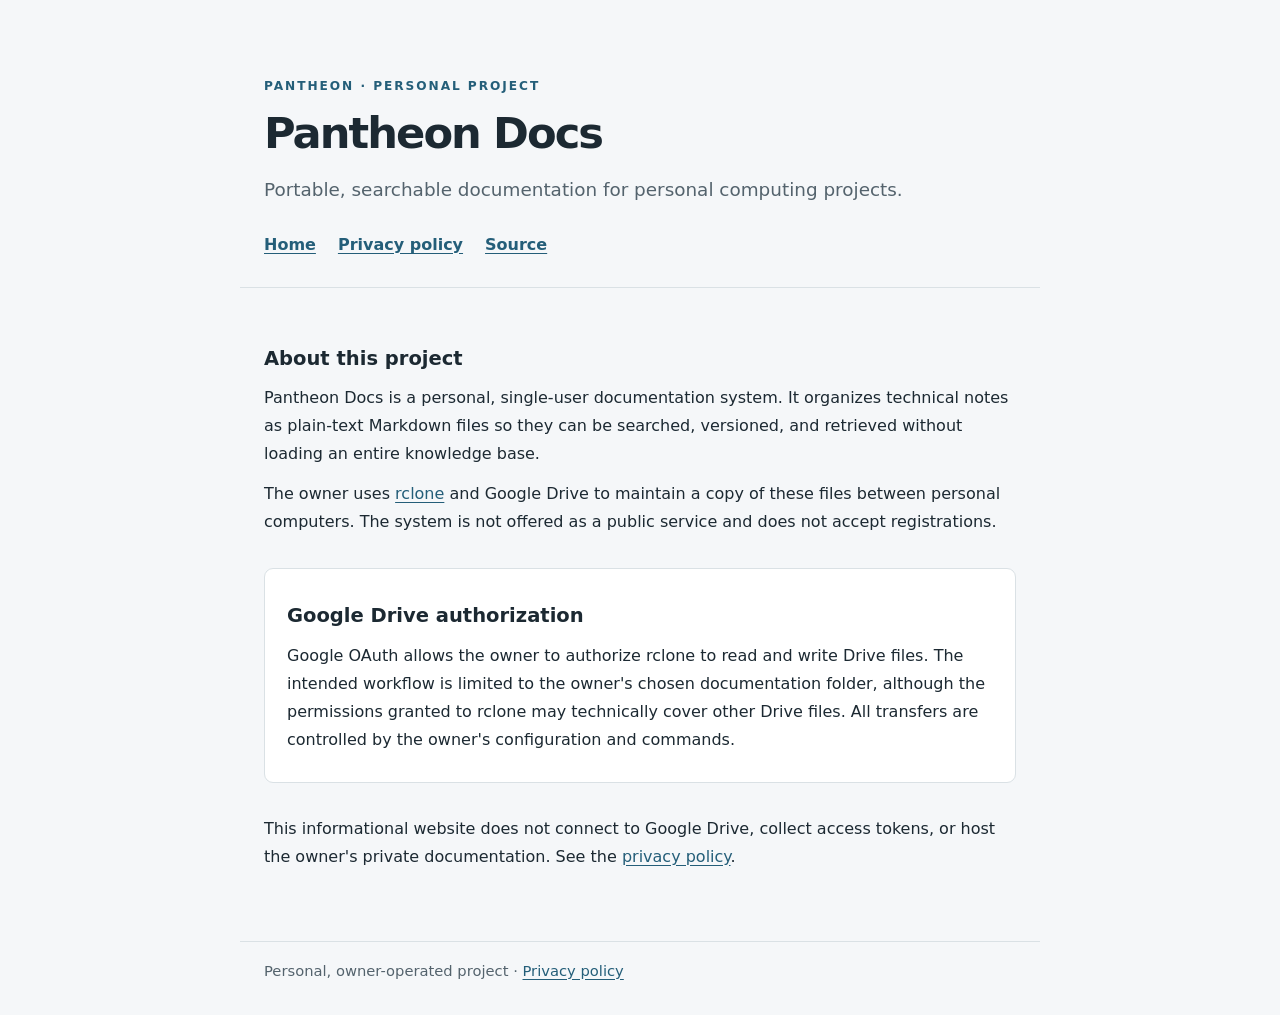
<file: index.html>
<!doctype html>
<html lang="en">
<head>
<meta charset="utf-8">
<meta name="viewport" content="width=device-width,initial-scale=1">
<meta name="description" content="Pantheon Docs is a personal documentation synchronization project.">
<title>Pantheon Docs</title>
<link rel="stylesheet" href="styles.css">
</head>
<body>
<header>
<p class="eyebrow">PANTHEON · PERSONAL PROJECT</p>
<h1>Pantheon Docs</h1>
<p class="lead">Portable, searchable documentation for personal computing projects.</p>
<nav aria-label="Navigation"><a href="./">Home</a><a href="privacy.html">Privacy policy</a><a href="https://github.com/james-coffer/pantheon-docs-site">Source</a></nav>
</header>
<main>
<h2>About this project</h2>
<p>Pantheon Docs is a personal, single-user documentation system. It organizes technical notes as plain-text Markdown files so they can be searched, versioned, and retrieved without loading an entire knowledge base.</p>
<p>The owner uses <a href="https://rclone.org/">rclone</a> and Google Drive to maintain a copy of these files between personal computers. The system is not offered as a public service and does not accept registrations.</p>
<section class="panel"><h2>Google Drive authorization</h2>
<p>Google OAuth allows the owner to authorize rclone to read and write Drive files. The intended workflow is limited to the owner's chosen documentation folder, although the permissions granted to rclone may technically cover other Drive files. All transfers are controlled by the owner's configuration and commands.</p></section>
<p>This informational website does not connect to Google Drive, collect access tokens, or host the owner's private documentation. See the <a href="privacy.html">privacy policy</a>.</p>
</main>
<footer>Personal, owner-operated project · <a href="privacy.html">Privacy policy</a></footer>
</body>
</html>
</file>
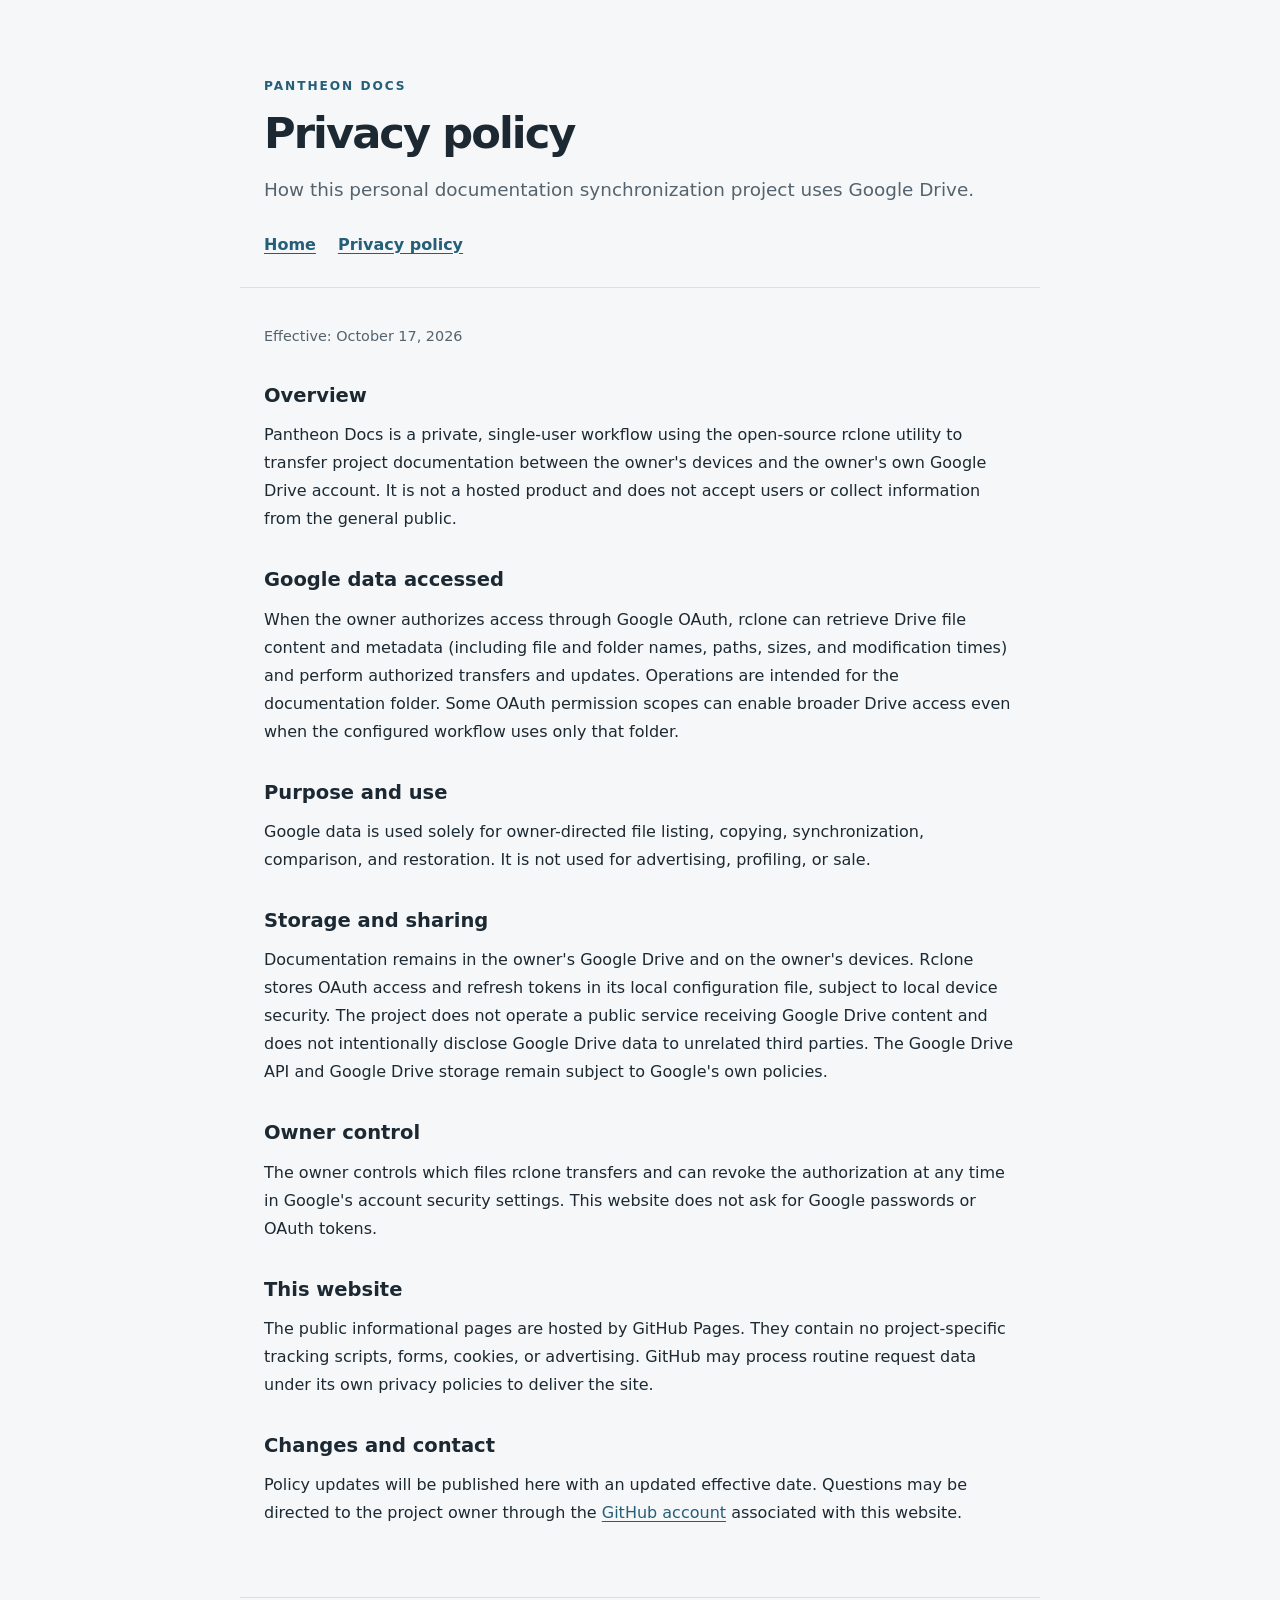
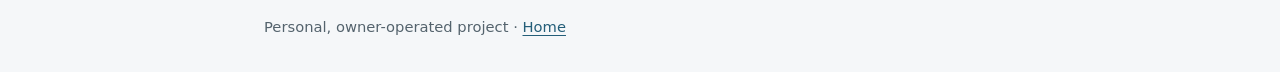
<file: privacy.html>
<!doctype html>
<html lang="en">
<head>
<meta charset="utf-8">
<meta name="viewport" content="width=device-width,initial-scale=1">
<meta name="description" content="Privacy policy for Pantheon Docs.">
<title>Privacy Policy — Pantheon Docs</title>
<link rel="stylesheet" href="styles.css">
</head>
<body>
<header>
<p class="eyebrow">PANTHEON DOCS</p>
<h1>Privacy policy</h1>
<p class="lead">How this personal documentation synchronization project uses Google Drive.</p>
<nav aria-label="Navigation"><a href="./">Home</a><a href="privacy.html" aria-current="page">Privacy policy</a></nav>
</header>
<main>
<p class="updated">Effective: October 17, 2026</p>
<h2>Overview</h2>
<p>Pantheon Docs is a private, single-user workflow using the open-source rclone utility to transfer project documentation between the owner's devices and the owner's own Google Drive account. It is not a hosted product and does not accept users or collect information from the general public.</p>
<h2>Google data accessed</h2>
<p>When the owner authorizes access through Google OAuth, rclone can retrieve Drive file content and metadata (including file and folder names, paths, sizes, and modification times) and perform authorized transfers and updates. Operations are intended for the documentation folder. Some OAuth permission scopes can enable broader Drive access even when the configured workflow uses only that folder.</p>
<h2>Purpose and use</h2>
<p>Google data is used solely for owner-directed file listing, copying, synchronization, comparison, and restoration. It is not used for advertising, profiling, or sale.</p>
<h2>Storage and sharing</h2>
<p>Documentation remains in the owner's Google Drive and on the owner's devices. Rclone stores OAuth access and refresh tokens in its local configuration file, subject to local device security. The project does not operate a public service receiving Google Drive content and does not intentionally disclose Google Drive data to unrelated third parties. The Google Drive API and Google Drive storage remain subject to Google's own policies.</p>
<h2>Owner control</h2>
<p>The owner controls which files rclone transfers and can revoke the authorization at any time in Google's account security settings. This website does not ask for Google passwords or OAuth tokens.</p>
<h2>This website</h2>
<p>The public informational pages are hosted by GitHub Pages. They contain no project-specific tracking scripts, forms, cookies, or advertising. GitHub may process routine request data under its own privacy policies to deliver the site.</p>
<h2>Changes and contact</h2>
<p>Policy updates will be published here with an updated effective date. Questions may be directed to the project owner through the <a href="https://github.com/james-coffer">GitHub account</a> associated with this website.</p>
</main>
<footer>Personal, owner-operated project · <a href="./">Home</a></footer>
</body>
</html>
</file>
<file: styles.css>
:root{color-scheme:light;--bg:#f5f7f9;--ink:#1c2932;--muted:#54636d;--line:#dae1e5;--accent:#245e79}
*{box-sizing:border-box}
body{margin:0;color:var(--ink);background:var(--bg);font:16px/1.75 system-ui,-apple-system,"Segoe UI",sans-serif}
header,main,footer{max-width:800px;margin:auto;padding:0 24px}
header{padding-top:64px;padding-bottom:28px;border-bottom:1px solid var(--line)}
main{padding-top:24px;padding-bottom:58px}
footer{border-top:1px solid var(--line);padding-top:16px;padding-bottom:32px;font-size:.92rem;color:var(--muted)}
h1{font-size:2.7rem;letter-spacing:-.045em;line-height:1.12;margin:8px 0 16px}
h2{font-size:1.22rem;line-height:1.35;margin:34px 0 12px}
p{margin:12px 0}
.eyebrow{color:var(--accent);font-size:.76rem;font-weight:700;letter-spacing:.16em}
.lead{font-size:1.15rem;color:var(--muted)}
.updated{color:var(--muted);font-size:.9rem}
nav{display:flex;gap:22px;flex-wrap:wrap;margin-top:25px}
nav a{font-weight:600}
a{color:var(--accent);text-underline-offset:3px}
.panel{background:white;border:1px solid var(--line);border-radius:9px;padding:0 22px 16px;margin:32px 0}
@media(max-width:600px){header{padding-top:36px}h1{font-size:2rem}}
</file>
